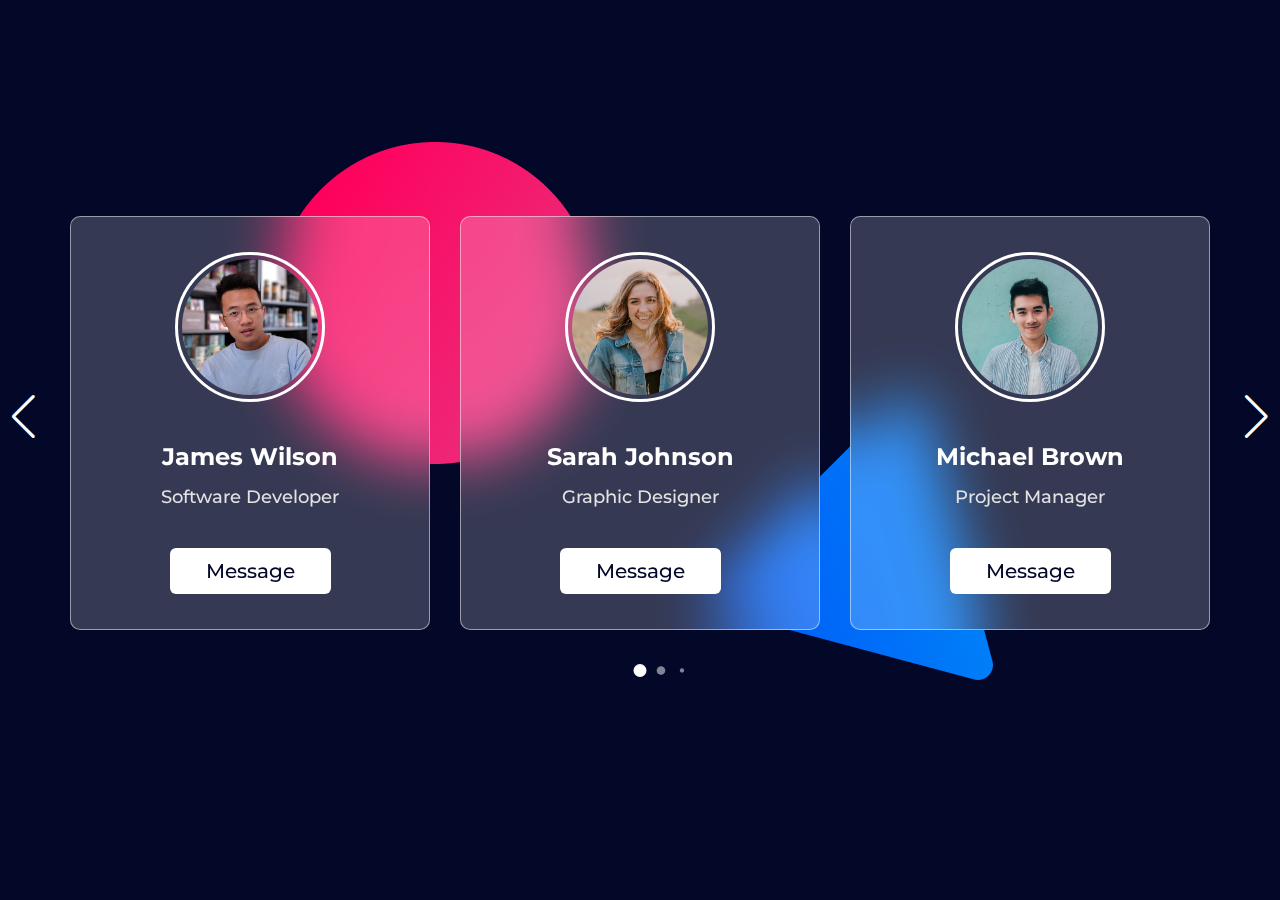
<file: dossier non compris/Responsive Card Slider/index.html>
<!DOCTYPE html>
<!-- Coding By CodingNepal - www.codingnepalweb.com -->
<html lang="en">
<head>
  <meta charset="UTF-8">
  <meta name="viewport" content="width=device-width, initial-scale=1.0">
  <title>Card Slider HTML and CSS | CodingNepal</title>
  <!-- Linking SwiperJS CSS -->
  <link rel="stylesheet" href="https://cdn.jsdelivr.net/npm/swiper@11/swiper-bundle.min.css">
  <link rel="stylesheet" href="style.css">
</head>
<body>
  <div class="container swiper">
    <div class="slider-wrapper">
      <div class="card-list swiper-wrapper">
        <div class="card-item swiper-slide">
          <img src="images/img-1.jpg" alt="User Image" class="user-image">
          <h2 class="user-name">James Wilson</h2>
          <p class="user-profession">Software Developer</p>
          <button class="message-button">Message</button>
        </div>

        <div class="card-item swiper-slide">
          <img src="images/img-2.jpg" alt="User Image" class="user-image">
          <h2 class="user-name">Sarah Johnson</h2>
          <p class="user-profession">Graphic Designer</p>
          <button class="message-button">Message</button>
        </div>

        <div class="card-item swiper-slide">
          <img src="images/img-3.jpg" alt="User Image" class="user-image">
          <h2 class="user-name">Michael Brown</h2>
          <p class="user-profession">Project Manager</p>
          <button class="message-button">Message</button>
        </div>

        <div class="card-item swiper-slide">
          <img src="images/img-4.jpg" alt="User Image" class="user-image">
          <h2 class="user-name">Emily Davis</h2>
          <p class="user-profession">Marketing Specialist</p>
          <button class="message-button">Message</button>
        </div>

        <div class="card-item swiper-slide">
          <img src="images/img-5.jpg" alt="User Image" class="user-image">
          <h2 class="user-name">Christopher Garcia</h2>
          <p class="user-profession">Data Scientist</p>
          <button class="message-button">Message</button>
        </div>

        <div class="card-item swiper-slide">
          <img src="images/img-6.jpg" alt="User Image" class="user-image">
          <h2 class="user-name">Richard Wilson</h2>
          <p class="user-profession">Product Designer</p>
          <button class="message-button">Message</button>
        </div>
      </div>

      <div class="swiper-pagination"></div>
      <div class="swiper-slide-button swiper-button-prev"></div>
      <div class="swiper-slide-button swiper-button-next"></div>
    </div>
  </div>

  <!-- Linking SwiperJS script -->
  <script src="https://cdn.jsdelivr.net/npm/swiper@11/swiper-bundle.min.js"></script>

  <!-- Linking custom script -->
  <script src="script.js"></script>
</body>
</html>
</file>
<file: dossier non compris/Responsive Card Slider/style.css>
/* Importing Google Font - Montserrat */
@import url('https://fonts.googleapis.com/css2?family=Montserrat:ital,wght@0,100..900;1,100..900&display=swap');

* {
  margin: 0;
  padding: 0;
  box-sizing: border-box;
  font-family: "Montserrat", sans-serif;
}

body {
  display: flex;
  align-items: center;
  justify-content: center;
  min-height: 100vh;
  background: url("images/bg.jpg") #030728 no-repeat center;
}

.slider-wrapper {
  overflow: hidden;
  max-width: 1200px;
  margin: 0 70px 55px;
}

.card-list .card-item {
  height: auto;
  color: #fff;
  user-select: none;
  padding: 35px;
  display: flex;
  flex-direction: column;
  align-items: center;
  justify-content: center;
  border-radius: 10px;
  backdrop-filter: blur(30px);
  background: rgba(255, 255, 255, 0.2);
  border: 1px solid rgba(255, 255, 255, 0.5);
}

.card-list .card-item .user-image {
  width: 150px;
  height: 150px;
  border-radius: 50%;
  margin-bottom: 40px;
  border: 3px solid #fff;
  padding: 4px;
}

.card-list .card-item .user-profession {
  font-size: 1.15rem;
  color: #e3e3e3;
  font-weight: 500;
  margin: 14px 0 40px;
}

.card-list .card-item .message-button {
  font-size: 1.25rem;
  padding: 10px 35px;
  color: #030728;
  border-radius: 6px;
  font-weight: 500;
  cursor: pointer;
  background: #fff;
  border: 1px solid transparent;
  transition: 0.2s ease;
}

.card-list .card-item .message-button:hover {
  background: rgba(255, 255, 255, 0.1);
  border: 1px solid #fff;
  color: #fff;
}

.slider-wrapper .swiper-pagination-bullet {
  background: #fff;
  height: 13px;
  width: 13px;
  opacity: 0.5;
}

.slider-wrapper .swiper-pagination-bullet-active {
  opacity: 1;
}

.slider-wrapper .swiper-slide-button {
  color: #fff;
  margin-top: -55px;
  transition: 0.2s ease;
}

.slider-wrapper .swiper-slide-button:hover {
  color: #4658ff;
}

@media (max-width: 768px) {
  .slider-wrapper {
    margin: 0 10px 40px;
  }

  .slider-wrapper .swiper-slide-button {
    display: none;
  }
}
</file>
